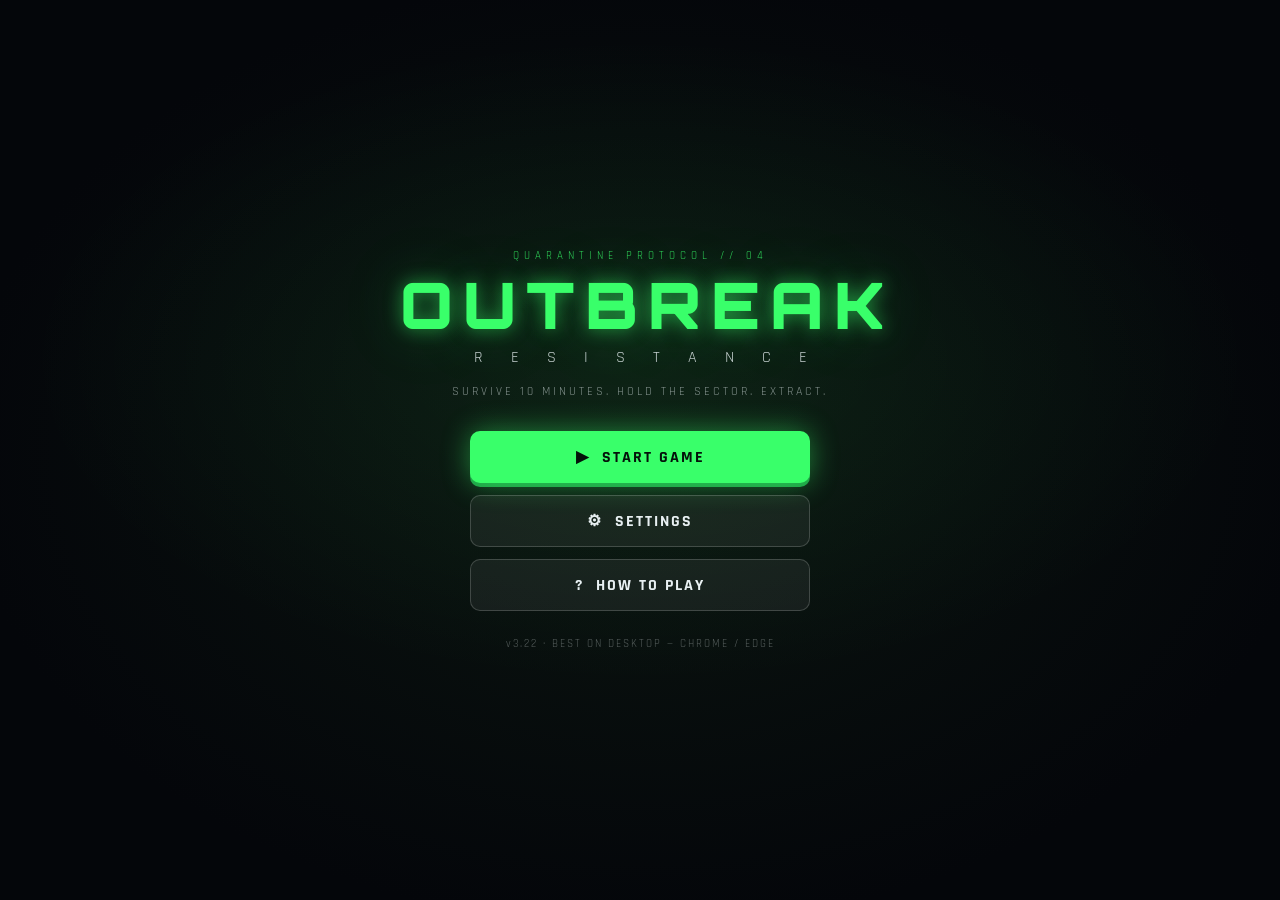
<file: index.html>
<!DOCTYPE html>
<html lang="en">
<head>
  <meta charset="UTF-8">
  <meta name="viewport" content="width=device-width, initial-scale=1.0, maximum-scale=1.0, user-scalable=no, viewport-fit=cover">
  <title>Outbreak: Resistance - 3D Zombie Survival</title>
  
  <!-- CrazyGames SDK v3 -->
  <script src="https://sdk.crazygames.com/crazygames-sdk-v3.js"></script>

  <!-- Three.js CDN -->
  <script src="src/three.r128.min.js"></script>
  <!-- Three.js GLTFLoader & FBXLoader -->
  <script src="src/GLTFLoader.js"></script>
  <script src="src/fflate.min.js"></script>
  <script src="src/FBXLoader.js?v=leon_v8"></script>

  <!-- Google Fonts for Tactical UI -->
  <link rel="preconnect" href="https://fonts.googleapis.com">
  <link rel="preconnect" href="https://fonts.gstatic.com" crossorigin>
  <link href="https://fonts.googleapis.com/css2?family=Orbitron:wght@500;700;900&family=Rajdhani:wght@500;600;700&display=swap" rel="stylesheet">

  <link rel="stylesheet" href="style.css?v=3.22">
</head>
<body>
  <!-- 3D WebGL Canvas Container -->
  <div id="game-container"></div>

  <!-- LOADING SCREEN: covers the game while assets load (models, textures,
       animations). Everything renders behind it; once loaded it shows
       TAP TO START — that tap is the user gesture that lets mobile go
       fullscreen + lock landscape (browsers block fullscreen without a tap). -->
  <!-- v3.22 HOME / MENU SCREEN — loads first (HTML/CSS only, no game
       assets). START GAME opens the loading screen; SETTINGS opens the
       pause modal (game stays paused on the menu); HOW TO PLAY shows the
       controls card. -->
  <div id="menu-screen">
    <div class="menu-scan"></div>
    <div class="menu-inner">
      <div class="menu-kicker">QUARANTINE PROTOCOL // 04</div>
      <div class="menu-title">OUTBREAK</div>
      <div class="menu-sub">R E S I S T A N C E</div>
      <div class="menu-tagline">SURVIVE 10 MINUTES. HOLD THE SECTOR. EXTRACT.</div>
      <div class="menu-buttons">
        <button id="menu-start" class="menu-btn primary">▶&nbsp; START GAME</button>
        <button id="menu-settings" class="menu-btn">⚙&nbsp; SETTINGS</button>
        <button id="menu-howto" class="menu-btn">?&nbsp; HOW TO PLAY</button>
      </div>
      <div class="menu-foot">v3.22 · BEST ON DESKTOP — CHROME / EDGE</div>
      <!-- HOW TO PLAY card (hidden until the button is tapped) -->
      <div id="menu-howto-panel" class="menu-howto hidden">
        <div class="menu-howto-title">HOW TO PLAY</div>
        <div class="menu-howto-grid">
          <div><span class="menu-key">W A S D</span> Move</div>
          <div><span class="menu-key">MOUSE</span> Aim / Look</div>
          <div><span class="menu-key">LMB</span> Shoot</div>
          <div><span class="menu-key">RMB</span> Scope (toggle)</div>
          <div><span class="menu-key">R</span> Reload</div>
          <div><span class="menu-key">E</span> Melee / Punch</div>
          <div><span class="menu-key">Q</span> Holster / Draw</div>
          <div><span class="menu-key">SHIFT</span> Sprint</div>
          <div><span class="menu-key">SPACE</span> Jump</div>
          <div><span class="menu-key">V</span> Camera mode</div>
          <div><span class="menu-key">ESC</span> Settings / Pause</div>
          <div><span class="menu-key">F / K</span> Kick</div>
        </div>
        <div class="menu-howto-tip">Shoot their legs to slow them down — crippled zombies crawl. Headshots deal double damage. Survive 10 minutes to extract.</div>
        <button id="menu-howto-close" class="menu-btn primary menu-howto-back">BACK</button>
      </div>
    </div>
  </div>

  <div id="loading-screen" class="hidden">
    <div class="load-scan"></div>
    <div class="load-inner">
      <div class="load-kicker">QUARANTINE PROTOCOL // 04</div>
      <div class="load-title">OUTBREAK</div>
      <div class="load-sub">R E S I S T A N C E</div>
      <div class="load-ring-wrap">
        <svg class="load-ring" viewBox="0 0 120 120">
          <circle class="load-ring-bg" cx="60" cy="60" r="52" />
          <circle class="load-ring-fg" id="load-ring-fg" cx="60" cy="60" r="52" />
        </svg>
        <div class="load-pct" id="load-pct">0%</div>
      </div>
      <div class="load-bar"><div class="load-fill" id="load-fill"></div><div class="load-shimmer"></div></div>
      <div class="load-tip" id="load-tip">SECTOR 04 — NIGHT PATROL</div>
      <button class="load-start hidden" id="load-start">▶ &nbsp;TAP TO START</button>
      <div class="load-hint" id="load-hint">HEADPHONES RECOMMENDED</div>
    </div>
  </div>

  <!-- Tactical Laser Reticle & Mouse Crosshair -->
  <div id="custom-crosshair">
    <div class="crosshair-center"></div>
    <div class="crosshair-ring"></div>
    <div class="crosshair-bracket top"></div>
    <div class="crosshair-bracket bottom"></div>
    <div class="crosshair-bracket left"></div>
    <div class="crosshair-bracket right"></div>
    <!-- Hit marker: flashes an X on the crosshair when a bullet lands -->
    <div id="hitmarker">
      <span class="hm-line tl"></span><span class="hm-line tr"></span>
      <span class="hm-line bl"></span><span class="hm-line br"></span>
    </div>
  </div>

  <!-- Damage vignette: red flash at the screen edges when the player is hit -->
  <div id="damage-vignette"></div>

  <!-- ADS / Scope Overlay (Cinematic GTA/PUBG Over-The-Shoulder Vignette) -->
  <div id="scope-overlay" class="hidden">
    <div class="scope-vignette"></div>
    <div class="scope-hud-info">
      <div class="scope-range-text">OPTIC ADS // RANGE: <span id="scope-dist">18.4</span>m</div>
    </div>
  </div>

  <!-- Tactical HUD Overlay -->
  <div id="hud-overlay">
    <!-- Top Bar: Status & Wave (icon + number, no text walls) -->
    <header class="top-hud">
      <div class="sector-badge">
        <span class="pulse-dot"></span>
        <span class="sector-title">SECTOR 04 // QUARANTINE ZONE</span>
        <span class="sector-short">SECTOR 04</span>
        <span id="build-version" style="opacity:.65;font-size:11px;letter-spacing:1px;margin-left:8px;">v3.24</span>
      </div>
      <div class="mission-timer-box">
        <span class="timer-label">EXTRACTION COUNTDOWN</span>
        <svg class="hud-ico" viewBox="0 0 24 24" aria-hidden="true"><circle cx="12" cy="12" r="9" fill="none" stroke="currentColor" stroke-width="2"/><path d="M12 7v5l3 2" fill="none" stroke="currentColor" stroke-width="2" stroke-linecap="round"/></svg>
        <span id="mission-timer">10:00.00</span>
      </div>
      <div class="mission-timer-box" id="wave-info">
        <span class="timer-label">WAVE / KILLS / LEVEL</span>
        <span class="stat-chip"><svg class="hud-ico" viewBox="0 0 24 24" aria-hidden="true"><path d="M3 8c2-2 4-2 6 0s4 2 6 0 4-2 6 0" fill="none" stroke="currentColor" stroke-width="2" stroke-linecap="round"/><path d="M3 14c2-2 4-2 6 0s4 2 6 0 4-2 6 0" fill="none" stroke="currentColor" stroke-width="2" stroke-linecap="round"/></svg><b id="stat-wave">1</b><i class="stat-tag">WAVE</i></span>
        <span class="stat-chip"><svg class="hud-ico" viewBox="0 0 24 24" aria-hidden="true"><path d="M12 3a7 7 0 0 0-7 7c0 2.5 1.3 4.3 3 5.3V19a1 1 0 0 0 1 1h6a1 1 0 0 0 1-1v-3.7c1.7-1 3-2.8 3-5.3a7 7 0 0 0-7-7z" fill="currentColor"/><circle cx="9" cy="11" r="1.6" fill="#0a0c10"/><circle cx="15" cy="11" r="1.6" fill="#0a0c10"/></svg><b id="stat-left">4</b><i class="stat-tag">LEFT</i></span>
        <span class="stat-chip"><svg class="hud-ico" viewBox="0 0 24 24" aria-hidden="true"><circle cx="12" cy="12" r="9" fill="none" stroke="currentColor" stroke-width="2"/><circle cx="12" cy="12" r="2.5" fill="currentColor"/><path d="M12 3v4M12 17v4M3 12h4M17 12h4" stroke="currentColor" stroke-width="2" stroke-linecap="round"/></svg><b id="stat-kills">0</b><i class="stat-tag">KILLS</i></span>
        <span class="stat-chip"><svg class="hud-ico" viewBox="0 0 24 24" aria-hidden="true"><path d="M12 3l2.7 5.6 6.1.9-4.4 4.3 1 6.1L12 17l-5.4 2.9 1-6.1L3.2 9.5l6.1-.9z" fill="currentColor"/></svg><b id="stat-level">1</b><i class="stat-tag">LEVEL</i></span>
      </div>
      <div class="camera-mode-box" id="camera-mode-box">
        <span class="cam-label">VIEW MODE [V]</span>
        <svg class="hud-ico" viewBox="0 0 24 24" aria-hidden="true"><rect x="3" y="7" width="18" height="13" rx="2" fill="none" stroke="currentColor" stroke-width="2"/><circle cx="12" cy="13" r="3.5" fill="none" stroke="currentColor" stroke-width="2"/><path d="M8 7l1.5-3h5L16 7" fill="none" stroke="currentColor" stroke-width="2"/></svg>
        <span id="camera-mode-text">3RD PERSON (GTA)</span>
      </div>
      <div class="fps-counter" id="fps-display">60 FPS</div>
    </header>

    <!-- Bottom Left: Player Status (Health, Stamina, Status) -->
    <div class="player-vitals-panel">
      <div class="vitals-header">
        <span class="player-name">OPERATOR // LEON KENNEDY</span>
        <span id="movement-state-badge" class="state-badge">WALKING</span>
      </div>

      <!-- Health Bar -->
      <div class="vital-bar-group">
        <div class="bar-label-row">
          <span>BIO-INTEGRITY (HP)</span>
          <svg class="hud-ico" viewBox="0 0 24 24" aria-hidden="true"><path d="M12 21C7 16.5 3 13.3 3 9.3 3 6.4 5.2 4.5 7.7 4.5c1.7 0 3.3.9 4.3 2.4 1-1.5 2.6-2.4 4.3-2.4 2.5 0 4.7 1.9 4.7 4.8 0 4-4 7.2-9 11.7z" fill="currentColor"/></svg>
          <span id="hp-text">100 / 100</span>
        </div>
        <div class="bar-track hp-track">
          <div id="hp-fill" class="bar-fill hp-fill" style="width: 100%;"></div>
        </div>
      </div>

      <!-- Stamina Bar -->
      <div class="vital-bar-group">
        <div class="bar-label-row">
          <span>STAMINA (SPRINT/ROLL)</span>
          <span id="stamina-text">100%</span>
        </div>
        <div class="bar-track stamina-track">
          <div id="stamina-fill" class="bar-fill stamina-fill" style="width: 100%;"></div>
        </div>
      </div>
    </div>

    <!-- Bottom Right: Weapon & Ammo HUD -->
    <div class="weapon-hud-panel">
      <div class="weapon-info">
        <div class="weapon-name" id="weapon-name">M4A1 TACTICAL CARBINE</div>
        <div class="fire-mode">SEMI / AUTO [5.56 NATO]</div>
      </div>
      <div class="ammo-counter">
        <svg class="hud-ico" viewBox="0 0 24 24" aria-hidden="true"><path d="M12 2c2 3 3 6 3 9v11h-6V11c0-3 1-6 3-9z" fill="currentColor"/></svg>
        <span id="ammo-clip">30</span>
        <span class="ammo-separator">/</span>
        <span id="ammo-reserve">180</span>
      </div>
      <div class="stance-indicator">
        <span id="ads-indicator" class="stance-pill">HIP-FIRE</span>
        <span id="laser-indicator" class="stance-pill active">LASER ACTIVE</span>
      </div>
    </div>

    <!-- Center Screen Notifications -->
    <div id="game-notifications" class="notification-container"></div>

    <!-- Controls Quick-Helper Panel (Bottom Center) — desktop only, hidden on touch -->
    <div class="controls-legend" id="controls-legend">
      <div class="control-key"><kbd>WASD</kbd> Move</div>
      <div class="control-key"><kbd>SHIFT</kbd> Sprint</div>
      <div class="control-key"><kbd>SPACE</kbd> Jump / Wall Run</div>
      <div class="control-key"><kbd>ALT</kbd> Max Payne Shootdodge Dive</div>
      <div class="control-key"><kbd>CTRL</kbd> Crouch</div>
      <div class="control-key"><kbd>C</kbd> 360° Roll</div>
      <div class="control-key"><kbd>Q</kbd> Holster / Draw Gun</div>
      <div class="control-key"><kbd>L-CLICK</kbd> Fire / Punch</div>
      <div class="control-key"><kbd>E</kbd> Melee Punch</div>
      <div class="control-key"><kbd>K</kbd> Kick / W+K: Flying Kick</div>
      <div class="control-key"><kbd>R-CLICK</kbd> ADS Optic</div>
      <div class="control-key"><kbd>V</kbd> View Mode</div>
      <div class="control-key"><kbd>R</kbd> Reload</div>
      <div class="control-key"><kbd>ESC</kbd> Settings</div>
    </div>
  </div>

  <!-- Mobile touch controls (PUBG-style). Shown only on touch devices. -->
  <div id="touch-ui" aria-hidden="true">
    <!-- Left thumb: movement joystick -->
    <div id="joystick-zone">
      <div id="joystick-base"><div id="joystick-knob"></div></div>
    </div>
    <!-- Right thumb: camera drag happens on the game area; action buttons here -->
    <div id="touch-buttons">
      <button class="tbtn tbtn-fire" data-action="fire" aria-label="Fire"><svg viewBox="0 0 24 24"><circle cx="12" cy="12" r="8" fill="none" stroke="currentColor" stroke-width="1.8"/><circle cx="12" cy="12" r="2.2" fill="currentColor"/><path d="M12 2v4M12 18v4M2 12h4M18 12h4" stroke="currentColor" stroke-width="1.8" stroke-linecap="round"/></svg><span class="tbtn-tag">FIRE</span></button>
      <button class="tbtn tbtn-aim" data-action="aim" aria-label="Aim"><svg viewBox="0 0 24 24"><circle cx="12" cy="12" r="8" fill="none" stroke="currentColor" stroke-width="1.8"/><path d="M12 7v3l2.5 2" fill="none" stroke="currentColor" stroke-width="1.8" stroke-linecap="round"/><circle cx="12" cy="12" r="1.4" fill="currentColor"/></svg><span class="tbtn-tag">AIM</span></button>
      <button class="tbtn tbtn-jump" data-action="jump" aria-label="Jump"><svg viewBox="0 0 24 24"><path d="M6 14l6-6 6 6" fill="none" stroke="currentColor" stroke-width="2.4" stroke-linecap="round" stroke-linejoin="round"/><path d="M6 19l6-6 6 6" fill="none" stroke="currentColor" stroke-width="2.4" stroke-linecap="round" stroke-linejoin="round" opacity=".45"/></svg><span class="tbtn-tag">JUMP</span></button>
      <button class="tbtn tbtn-crouch" data-action="crouch" aria-label="Crouch"><svg viewBox="0 0 24 24"><path d="M6 10l6 6 6-6" fill="none" stroke="currentColor" stroke-width="2.4" stroke-linecap="round" stroke-linejoin="round"/><path d="M6 5l6 6 6-6" fill="none" stroke="currentColor" stroke-width="2.4" stroke-linecap="round" stroke-linejoin="round" opacity=".45"/></svg><span class="tbtn-tag">CROUCH</span></button>
      <button class="tbtn tbtn-reload" data-action="reload" aria-label="Reload"><svg viewBox="0 0 24 24"><path d="M20 12a8 8 0 1 1-2.3-5.6" fill="none" stroke="currentColor" stroke-width="2" stroke-linecap="round"/><path d="M20 3v5h-5" fill="none" stroke="currentColor" stroke-width="2" stroke-linecap="round" stroke-linejoin="round"/></svg><span class="tbtn-tag">RELOAD</span></button>
      <button class="tbtn tbtn-punch" data-action="punch" aria-label="Punch"><svg viewBox="0 0 24 24"><path d="M12 2l1.8 5.2L19 9l-5.2 1.8L12 16l-1.8-5.2L5 9l5.2-1.8z" fill="currentColor"/><path d="M18.5 15l.9 2.6 2.6.9-2.6.9-.9 2.6-.9-2.6-2.6-.9 2.6-.9z" fill="currentColor" opacity=".7"/></svg><span class="tbtn-tag">PUNCH</span></button>
      <button class="tbtn tbtn-sprint" data-action="sprint" aria-label="Sprint"><svg viewBox="0 0 24 24"><path d="M4 6l6 6-6 6" fill="none" stroke="currentColor" stroke-width="2.4" stroke-linecap="round" stroke-linejoin="round"/><path d="M11 6l6 6-6 6" fill="none" stroke="currentColor" stroke-width="2.4" stroke-linecap="round" stroke-linejoin="round"/></svg><span class="tbtn-tag">SPRINT</span></button>
      <button class="tbtn tbtn-dodge" data-action="dodge" aria-label="Shootdodge dive"><svg viewBox="0 0 24 24"><path d="M4 16c4-1 8-5 10-9" fill="none" stroke="currentColor" stroke-width="2" stroke-linecap="round"/><path d="M14 3l4 4-4 4" fill="none" stroke="currentColor" stroke-width="2" stroke-linecap="round" stroke-linejoin="round"/></svg><span class="tbtn-tag">DODGE</span></button>
      <button class="tbtn tbtn-roll" data-action="roll" aria-label="Roll"><svg viewBox="0 0 24 24"><path d="M20 12a8 8 0 1 1-2.3-5.6" fill="none" stroke="currentColor" stroke-width="2" stroke-linecap="round"/><path d="M20 3v5h-5" fill="none" stroke="currentColor" stroke-width="2" stroke-linecap="round" stroke-linejoin="round" transform="rotate(180 12 12)"/></svg><span class="tbtn-tag">ROLL</span></button>
      <button class="tbtn tbtn-kick" data-action="kick" aria-label="Kick"><svg viewBox="0 0 24 24"><path d="M5 19L19 5" stroke="currentColor" stroke-width="2.4" stroke-linecap="round"/><path d="M14 5h5v5" fill="none" stroke="currentColor" stroke-width="2.4" stroke-linecap="round" stroke-linejoin="round"/></svg><span class="tbtn-tag">KICK</span></button>
      <button class="tbtn tbtn-view" data-action="view" aria-label="View mode"><svg viewBox="0 0 24 24"><rect x="3" y="7" width="18" height="13" rx="2" fill="none" stroke="currentColor" stroke-width="2"/><circle cx="12" cy="13" r="3.5" fill="none" stroke="currentColor" stroke-width="2"/><path d="M8 7l1.5-3h5L16 7" fill="none" stroke="currentColor" stroke-width="2"/></svg><span class="tbtn-tag">VIEW</span></button>
      <button class="tbtn tbtn-holster" data-action="holster" aria-label="Holster gun"><svg viewBox="0 0 24 24"><path d="M4 8h9l3 3v8a1 1 0 0 1-1 1h-2a1 1 0 0 1-1-1v-3H4z" fill="none" stroke="currentColor" stroke-width="2" stroke-linejoin="round"/><path d="M13 8V5h4v3" fill="none" stroke="currentColor" stroke-width="2" stroke-linejoin="round"/></svg><span class="tbtn-tag">HOLSTER</span></button>
      <button class="tbtn tbtn-fullscreen" data-action="fullscreen" aria-label="Fullscreen"><svg viewBox="0 0 24 24"><path d="M4 9V4h5M20 9V4h-5M4 15v5h5M20 15v5h-5" fill="none" stroke="currentColor" stroke-width="2.2" stroke-linecap="round" stroke-linejoin="round"/></svg><span class="tbtn-tag">FULL</span></button>
    </div>
  </div>

  <!-- Game Over / Extraction Overlay -->
  <div id="gameover-overlay" class="modal-backdrop hidden">
    <div class="modal-card">
      <div class="modal-header">
        <h2 id="gameover-title">YOU DIED</h2>
      </div>
      <div class="modal-body">
        <p id="gameover-stats" style="font-size: 18px; letter-spacing: 1px;">—</p>
        <p style="opacity: 0.7;">The quarantine zone claims another operator.</p>
      </div>
      <div class="modal-footer">
        <button class="tactical-btn primary" onclick="window.game && window.game.restartMatch()">PLAY AGAIN</button>
      </div>
    </div>
  </div>

  <!-- Settings / Pause Modal -->
  <div id="settings-modal" class="modal-backdrop hidden">
    <div class="modal-card">
      <div class="modal-header">
        <h2>TACTICAL CONFIGURATION</h2>
        <button id="close-settings-btn" class="close-btn">&times;</button>
      </div>
      <div class="modal-body">
        <div class="setting-row">
          <label for="sensitivity-slider">Aim Sensitivity</label>
          <div class="slider-wrapper">
            <input type="range" id="sensitivity-slider" min="0.2" max="3.0" step="0.1" value="1.0">
            <span id="sensitivity-val">1.0x</span>
          </div>
        </div>

        <div class="setting-row">
          <label for="camera-height-slider">Camera Altitude</label>
          <div class="slider-wrapper">
            <input type="range" id="camera-height-slider" min="12" max="28" step="1" value="18">
            <span id="cam-height-val">18m</span>
          </div>
        </div>

        <div class="setting-row">
          <label for="laser-color-select">Laser Sight Color</label>
          <select id="laser-color-select" class="tactical-select">
            <option value="#00ff66" selected>Tactical Green (#00FF66)</option>
            <option value="#ff1133">Combat Red (#FF1133)</option>
            <option value="#00ccff">Cyber Cyan (#00CCFF)</option>
          </select>
        </div>

        <div class="setting-row">
          <label for="quality-select">Graphics Quality</label>
          <select id="quality-select" class="tactical-select">
            <option value="auto" selected>Auto (detect device)</option>
            <option value="low">Low — fastest, no shadows</option>
            <option value="medium">Medium — balanced</option>
            <option value="high">High — sharpest, bigger shadows</option>
          </select>
        </div>
        <div class="setting-row">
          <span id="quality-note" style="font-size:11px;opacity:.7;line-height:1.4"></span>
        </div>

        <div class="setting-row">
          <label for="sfx-toggle">Tactical Audio (Synthesized)</label>
          <input type="checkbox" id="sfx-toggle" checked class="tactical-toggle">
        </div>

        <div class="setting-row">
          <label for="menu-music-toggle">Menu Music</label>
          <input type="checkbox" id="menu-music-toggle" checked class="tactical-toggle">
        </div>
      </div>
      <div class="modal-footer">
        <button id="resume-game-btn" class="tactical-btn primary">RESUME OPERATION</button>
      </div>
    </div>
  </div>

  <!-- Core Game Scripts (Cache-Busted to ensure newest Mixamo Mocap Operator loads) -->
  <script src="src/audio.js?v=3.22"></script>
  <script src="src/SkeletonUtils.js?v=1"></script>
  <script src="src/zombies.js?v=3.24"></script>
  <script src="src/environment.js?v=3.23"></script>
  <script src="src/player.js?v=3.22"></script>
  <script src="src/game.js?v=3.23"></script>
</body>
</html>
</file>
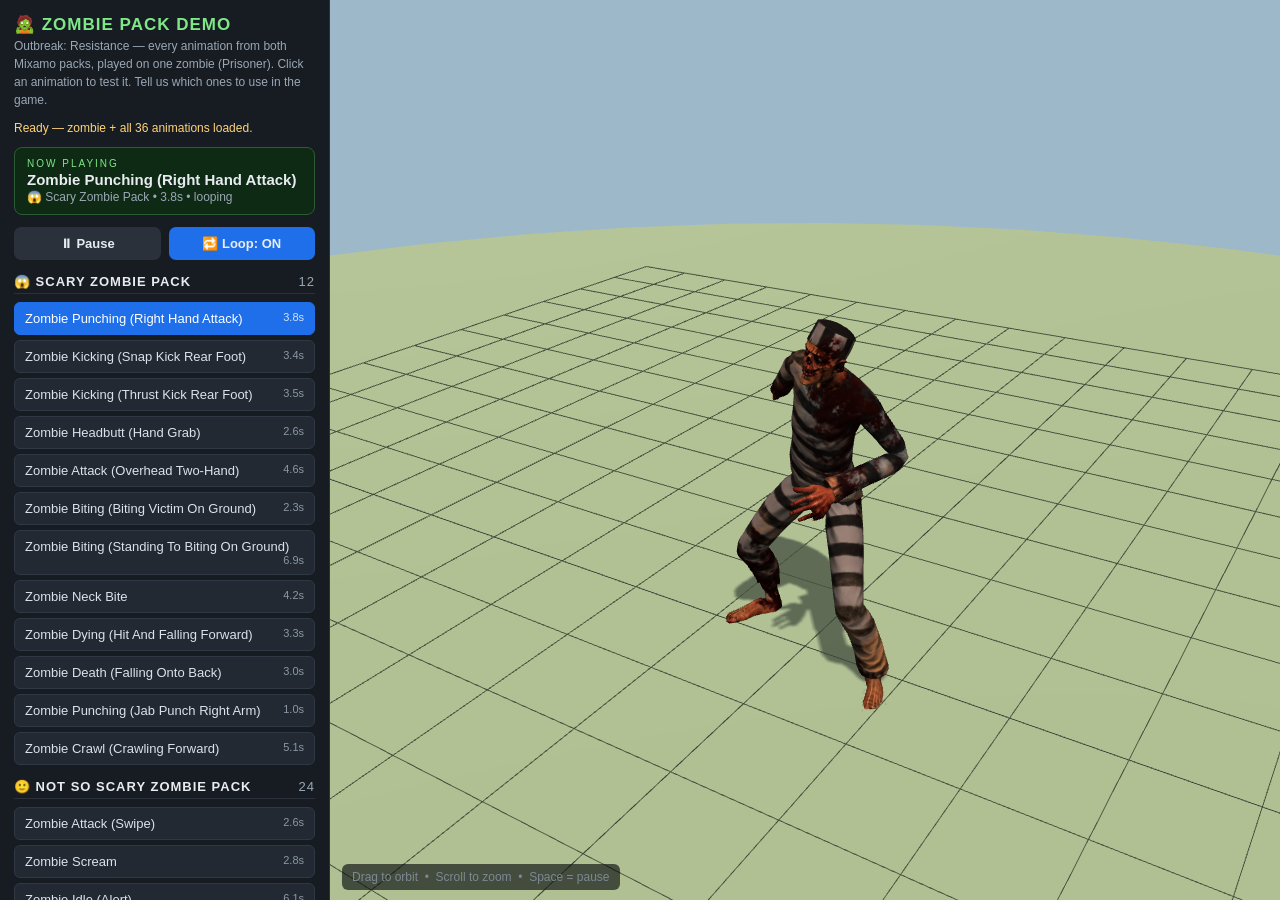
<file: pack-demo/pack-demo.html>
<!DOCTYPE html>
<html lang="en">
<head>
<meta charset="utf-8">
<meta name="viewport" content="width=device-width, initial-scale=1">
<title>Outbreak: Resistance — Zombie Pack Animation Demo</title>
<style>
  * { box-sizing: border-box; margin: 0; padding: 0; }
  html, body { width: 100%; height: 100%; overflow: hidden; background: #101418;
    font-family: "Segoe UI", Arial, sans-serif; color: #e8ecf1; }
  #app { display: flex; width: 100%; height: 100%; }
  #panel { width: 330px; min-width: 330px; height: 100%; overflow-y: auto;
    background: #171c22; border-right: 1px solid #2a313a; padding: 14px 14px 30px; }
  #panel h1 { font-size: 17px; letter-spacing: 1px; color: #7ee787; margin-bottom: 2px; }
  #panel .sub { font-size: 12px; color: #9aa7b4; margin-bottom: 12px; line-height: 1.5; }
  #status { font-size: 12px; color: #ffd479; margin-bottom: 10px; min-height: 16px; }
  #now { background: #0e2a14; border: 1px solid #2c5c33; border-radius: 8px;
    padding: 10px 12px; margin-bottom: 12px; }
  #now .lbl { font-size: 10px; letter-spacing: 2px; color: #7ee787; }
  #now .name { font-size: 15px; font-weight: 700; margin-top: 2px; }
  #now .meta { font-size: 12px; color: #9aa7b4; margin-top: 2px; }
  .controls { display: flex; gap: 8px; margin-bottom: 14px; }
  .controls button { flex: 1; padding: 9px 0; font-size: 13px; font-weight: 700;
    border: none; border-radius: 7px; cursor: pointer; background: #2a313a; color: #e8ecf1; }
  .controls button.on { background: #1f6feb; }
  .controls button:hover { filter: brightness(1.2); }
  .pack h2 { font-size: 13px; letter-spacing: 1px; margin: 14px 0 8px; padding-bottom: 4px;
    border-bottom: 1px solid #2a313a; }
  .pack h2 .count { float: right; color: #9aa7b4; font-weight: 400; }
  .anim-btn { display: block; width: 100%; text-align: left; padding: 8px 10px;
    margin-bottom: 5px; font-size: 13px; background: #222932; color: #dbe2ea;
    border: 1px solid #2f3844; border-radius: 6px; cursor: pointer; }
  .anim-btn:hover { background: #2c3642; border-color: #4a5a6c; }
  .anim-btn.active { background: #1f6feb; border-color: #1f6feb; color: #fff; }
  .anim-btn .dur { float: right; color: #8b98a5; font-size: 11px; }
  .anim-btn.active .dur { color: #cfe4ff; }
  #stage { flex: 1; position: relative; }
  #stage canvas { display: block; width: 100%; height: 100%; }
  #hint { position: absolute; left: 12px; bottom: 10px; font-size: 12px; color: #7d8894;
    background: rgba(10,14,18,0.65); padding: 6px 10px; border-radius: 6px; }
  #err { position: absolute; left: 12px; top: 10px; font-size: 13px; color: #ff9a9a;
    background: rgba(40,10,10,0.8); padding: 8px 12px; border-radius: 6px; display: none;
    max-width: 60%; }
</style>
</head>
<body>
<div id="app">
  <div id="panel">
    <h1>🧟 ZOMBIE PACK DEMO</h1>
    <div class="sub">Outbreak: Resistance — every animation from both Mixamo packs,
      played on one zombie (Prisoner). Click an animation to test it.
      Tell us which ones to use in the game.</div>
    <div id="status">Loading zombie + clips…</div>
    <div id="now">
      <div class="lbl">NOW PLAYING</div>
      <div class="name" id="now-name">—</div>
      <div class="meta" id="now-meta">—</div>
    </div>
    <div class="controls">
      <button id="btn-pause">⏸ Pause</button>
      <button id="btn-loop" class="on">🔁 Loop: ON</button>
    </div>
    <div class="pack"><h2>😱 SCARY ZOMBIE PACK <span class="count">12</span></h2><div id="list-scary"></div></div>
    <div class="pack"><h2>🙂 NOT SO SCARY ZOMBIE PACK <span class="count">24</span></h2><div id="list-nss"></div></div>
  </div>
  <div id="stage">
    <div id="err"></div>
    <div id="hint">Drag to orbit &nbsp;•&nbsp; Scroll to zoom &nbsp;•&nbsp; Space = pause</div>
  </div>
</div>

<script src="libs/three.r128.min.js"></script>
<script src="libs/fflate.min.js"></script>
<script src="libs/FBXLoader.js"></script>
<script src="libs/SkeletonUtils.js"></script>
<script>
// ---- clip catalogue: [file, display name, pack] ----
const CLIPS = [
  // Scary Zombie Pack (12)
  ['s01-punch-right-hand.fbx', 'Zombie Punching (Right Hand Attack)', 'Scary'],
  ['s02-kick-snap-rear.fbx', 'Zombie Kicking (Snap Kick Rear Foot)', 'Scary'],
  ['s03-kick-thrust-rear.fbx', 'Zombie Kicking (Thrust Kick Rear Foot)', 'Scary'],
  ['s04-headbutt-hand-grab.fbx', 'Zombie Headbutt (Hand Grab)', 'Scary'],
  ['s05-attack-overhead-two-hand.fbx', 'Zombie Attack (Overhead Two-Hand)', 'Scary'],
  ['s06-biting-victim-ground.fbx', 'Zombie Biting (Biting Victim On Ground)', 'Scary'],
  ['s07-biting-standing-to-ground.fbx', 'Zombie Biting (Standing To Biting On Ground)', 'Scary'],
  ['s08-neck-bite.fbx', 'Zombie Neck Bite', 'Scary'],
  ['s09-dying-hit-falling-forward.fbx', 'Zombie Dying (Hit And Falling Forward)', 'Scary'],
  ['s10-death-falling-onto-back.fbx', 'Zombie Death (Falling Onto Back)', 'Scary'],
  ['s11-punch-jab-right-arm.fbx', 'Zombie Punching (Jab Punch Right Arm)', 'Scary'],
  ['s12-crawl-forward.fbx', 'Zombie Crawl (Crawling Forward)', 'Scary'],
  // Not So Scary Zombie Pack (24)
  ['n01-attack-swipe.fbx', 'Zombie Attack (Swipe)', 'Not So Scary'],
  ['n02-scream.fbx', 'Zombie Scream', 'Not So Scary'],
  ['n03-idle-alert.fbx', 'Zombie Idle (Alert)', 'Not So Scary'],
  ['n04-agonizing.fbx', 'Zombie Agonizing', 'Not So Scary'],
  ['n05-idle-looking-around.fbx', 'Zombie Idle (Looking Around)', 'Not So Scary'],
  ['n06-stand-up-stomach.fbx', 'Zombie Stand Up (Laying On Stomach)', 'Not So Scary'],
  ['n07-running.fbx', 'Zombie Running', 'Not So Scary'],
  ['n08-stand-up-side.fbx', 'Zombie Stand Up (Laying On Side)', 'Not So Scary'],
  ['n09-run.fbx', 'Zombie Run', 'Not So Scary'],
  ['n10-walk.fbx', 'Zombie Walk', 'Not So Scary'],
  ['n11-idle-twitching.fbx', 'Zombie Idle (Twitching)', 'Not So Scary'],
  ['n12-idle-standing.fbx', 'Zombie Idle (Standing)', 'Not So Scary'],
  ['n13-transition-ready-to-alert.fbx', 'Zombie Transition (Ready To Alert)', 'Not So Scary'],
  ['n14-scratch-idle.fbx', 'Zombie Scratch Idle', 'Not So Scary'],
  ['n15-idle-upright-twitching.fbx', 'Zombie Idle (Upright Twitching)', 'Not So Scary'],
  ['n16-turn.fbx', 'Zombie Turn', 'Not So Scary'],
  ['n17-transition-alert-to-ready.fbx', 'Zombie Transition (Alert To Ready)', 'Not So Scary'],
  ['n18-reaction-hit-flinch.fbx', 'Zombie Reaction Hit (Flinches)', 'Not So Scary'],
  ['n19-reaction-hit-stumble-back.fbx', 'Zombie Reaction Hit (Stumble Back)', 'Not So Scary'],
  ['n20-stumbling.fbx', 'Zombie Stumbling', 'Not So Scary'],
  ['n21-stand-up-back.fbx', 'Zombie Stand Up (Laying On Back)', 'Not So Scary'],
  ['n22-walking-zombie.fbx', 'Walking (Zombie Walking)', 'Not So Scary'],
  ['n23-walking-creeping.fbx', 'Walking (Creeping Zombie Walk)', 'Not So Scary'],
  ['n24-crawl.fbx', 'Zombie Crawl', 'Not So Scary'],
];

const statusEl = document.getElementById('status');
const errEl = document.getElementById('err');
function showErr(msg) { errEl.style.display = 'block'; errEl.textContent = msg; }

// ---- renderer / scene (bright daylight so the zombie is clearly visible) ----
const stage = document.getElementById('stage');
const renderer = new THREE.WebGLRenderer({ antialias: true });
renderer.setPixelRatio(Math.min(window.devicePixelRatio, 2));
renderer.setSize(stage.clientWidth, stage.clientHeight);
renderer.shadowMap.enabled = true;
renderer.shadowMap.type = THREE.PCFSoftShadowMap;
stage.appendChild(renderer.domElement);

const scene = new THREE.Scene();
scene.background = new THREE.Color(0x9db8c9);
const camera = new THREE.PerspectiveCamera(45, stage.clientWidth / stage.clientHeight, 0.1, 100);

scene.add(new THREE.HemisphereLight(0xffffff, 0x8a7f70, 0.9));
const sun = new THREE.DirectionalLight(0xfff2dd, 1.1);
sun.position.set(4, 8, 5);
sun.castShadow = true;
sun.shadow.mapSize.set(1024, 1024);
sun.shadow.camera.left = -4; sun.shadow.camera.right = 4;
sun.shadow.camera.top = 4; sun.shadow.camera.bottom = -4;
scene.add(sun);
const fill = new THREE.DirectionalLight(0xcfe4ff, 0.35);
fill.position.set(-5, 3, -4);
scene.add(fill);

const ground = new THREE.Mesh(
  new THREE.CircleGeometry(9, 48),
  new THREE.MeshStandardMaterial({ color: 0x5c6650, roughness: 1 })
);
ground.rotation.x = -Math.PI / 2;
ground.receiveShadow = true;
scene.add(ground);
const grid = new THREE.GridHelper(10, 20, 0x3a4a3a, 0x46543f);
grid.position.y = 0.01;
scene.add(grid);

// ---- simple drag-orbit camera ----
let camTheta = 0.55, camPhi = 1.15, camR = 4.6, camTarget = new THREE.Vector3(0, 1.0, 0);
function updateCamera() {
  camera.position.set(
    camTarget.x + camR * Math.sin(camPhi) * Math.sin(camTheta),
    camTarget.y + camR * Math.cos(camPhi),
    camTarget.z + camR * Math.sin(camPhi) * Math.cos(camTheta));
  camera.lookAt(camTarget);
}
updateCamera();
let dragging = false, lx = 0, ly = 0;
renderer.domElement.addEventListener('pointerdown', (e) => { dragging = true; lx = e.clientX; ly = e.clientY; });
window.addEventListener('pointerup', () => { dragging = false; });
window.addEventListener('pointermove', (e) => {
  if (!dragging) return;
  camTheta -= (e.clientX - lx) * 0.006;
  camPhi = Math.max(0.25, Math.min(1.5, camPhi - (e.clientY - ly) * 0.005));
  lx = e.clientX; ly = e.clientY;
  updateCamera();
});
renderer.domElement.addEventListener('wheel', (e) => {
  camR = Math.max(2.2, Math.min(10, camR + e.deltaY * 0.005));
  updateCamera();
}, { passive: true });

// ---- state ----
const clips = {};          // file -> THREE.AnimationClip
let zombie = null, mixer = null, activeAction = null, currentFile = null;
let loopOn = true, paused = false;

// ---- build the buttons ----
function buildList() {
  for (const [file, name, pack] of CLIPS) {
    const b = document.createElement('button');
    b.className = 'anim-btn';
    b.dataset.file = file;
    b.innerHTML = name + '<span class="dur" data-dur>…</span>';
    b.addEventListener('click', () => playClip(file));
    document.getElementById(pack === 'Scary' ? 'list-scary' : 'list-nss').appendChild(b);
  }
}
buildList();

// ---- play a clip (same track handling as the game: keep Hips Y, freeze X/Z,
// drop every other bone's .position track so the zombie stays in place) ----
function playClip(file) {
  if (!mixer || !clips[file]) return;
  const clip = clips[file];
  const next = mixer.clipAction(clip);
  next.setLoop(loopOn ? THREE.LoopRepeat : THREE.LoopOnce, Infinity);
  next.clampWhenFinished = !loopOn;
  next.reset();
  if (activeAction && activeAction !== next) activeAction.fadeOut(0.25);
  next.fadeIn(0.25);
  next.play();
  activeAction = next;
  currentFile = file;
  const meta = CLIPS.find((c) => c[0] === file);
  document.getElementById('now-name').textContent = meta[1];
  document.getElementById('now-meta').textContent =
    (meta[2] === 'Scary' ? '😱 Scary Zombie Pack' : '🙂 Not So Scary Zombie Pack') +
    '  •  ' + clip.duration.toFixed(1) + 's  •  ' + (loopOn ? 'looping' : 'plays once');
  document.querySelectorAll('.anim-btn').forEach((b) =>
    b.classList.toggle('active', b.dataset.file === file));
  setPaused(false);
}

document.getElementById('btn-loop').addEventListener('click', function () {
  loopOn = !loopOn;
  this.textContent = loopOn ? '🔁 Loop: ON' : '🔁 Loop: OFF';
  this.classList.toggle('on', loopOn);
  if (currentFile) playClip(currentFile);
});
function setPaused(p) {
  paused = p;
  if (activeAction) activeAction.paused = p;
  document.getElementById('btn-pause').textContent = p ? '▶ Play' : '⏸ Pause';
}
document.getElementById('btn-pause').addEventListener('click', () => setPaused(!paused));
window.addEventListener('keydown', (e) => {
  if (e.code === 'Space') { e.preventDefault(); setPaused(!paused); }
});

// ---- load zombie + clips (same pattern as zombies.js loadTemplates) ----
const loader = new THREE.FBXLoader();
let loaded = 0, failed = 0;
const total = CLIPS.length + 1;
function tick() {
  loaded++;
  statusEl.textContent = 'Loading… ' + loaded + ' / ' + total +
    (failed ? '  (' + failed + ' failed)' : '');
  if (loaded >= total) {
    statusEl.textContent = failed
      ? 'Ready — ' + (total - failed) + ' loaded, ' + failed + ' failed to load.'
      : 'Ready — zombie + all 36 animations loaded.';
    if (clips['s01-punch-right-hand.fbx']) playClip('s01-punch-right-hand.fbx');
  }
}

loader.load('zombie/prisoner.fbx', (fbx) => {
  // unit normalize: Mixamo FBX is in cm (~200 tall) — scale to meters.
  // NOTE: the scale lives on a WRAPPER group, not on the fbx root itself.
  // The fbx root's scale gets overwritten by the animation mixer (see the
  // bone-filter note below), so the wrapper is the only safe place for it.
  const bb = new THREE.Box3().setFromObject(fbx);
  const h = bb.max.y - bb.min.y;
  const wrapper = new THREE.Group();
  if (h > 10) {
    wrapper.scale.setScalar(0.01);
    const bb2 = new THREE.Box3().setFromObject(fbx);
    wrapper.position.y -= bb2.min.y * 0.01;
  }
  // matte materials (same as game)
  fbx.traverse((o) => {
    if (o.isMesh) {
      o.castShadow = true;
      const mats = Array.isArray(o.material) ? o.material : [o.material];
      for (const m of mats) {
        if (m.isMeshPhongMaterial) {
          if (m.specular) m.specular.setHex(0x000000);
          m.shininess = 0;
          if (m.emissive) m.emissive.setHex(0x000000);
        }
      }
    }
  });
  // the set of bones this zombie actually has (the Prisoner has a one-bone
  // right-hand stump, so ~20 right-finger bones are MISSING — see below)
  boneNames = new Set();
  fbx.traverse((o) => { if (o.isBone) boneNames.add(o.name); });
  zombie = fbx;
  wrapper.add(zombie);
  scene.add(wrapper);
  mixer = new THREE.AnimationMixer(zombie);
  // clips loaded before the zombie arrived get filtered + stored FIRST,
  // so the auto-play in tick() below can find s01 already stored.
  for (const [file, raw] of Object.entries(pendingClips)) { storeClip(file, raw); delete pendingClips[file]; }
  tick();
}, undefined, (err) => { failed++; showErr('Failed to load zombie: ' + err); tick(); });

// A clip track whose bone does not exist on this zombie (e.g. the Prisoner's
// missing right-hand fingers) does NOT stay unbound in three.js r128 —
// PropertyBinding falls back to the mixer's ROOT, so a finger's scale /
// rotation track overwrites the whole zombie's transform (that is how the
// zombie became a 190 m giant with the camera inside it). So: drop every
// track whose bone is not in this zombie's skeleton, and drop the Armature
// root tracks (they would reset the root transform the same way).
const pendingClips = {};
let boneNames = null;
function storeClip(file, rawClip) {
  if (!boneNames) { pendingClips[file] = rawClip; return; }
  const clip = rawClip.clone();
  clip.name = file;
  clip.tracks = clip.tracks.filter((t) => {
    const node = t.name.split('.')[0];
    if (node === 'Armature') return false;
    if (!boneNames.has(node)) return false;
    if (!t.name.endsWith('.position')) return true;
    const pnode = t.name.slice(0, -'.position'.length);
    if (pnode === 'mixamorigHips' || pnode === 'mixamorig:Hips') {
      const v = t.values, x0 = v[0], z0 = v[2];
      for (let i = 0; i < v.length; i += 3) { v[i] = x0; v[i + 2] = z0; }
      return true;
    }
    return false;
  });
  clips[file] = clip;
  const dur = document.querySelector('.anim-btn[data-file="' + file + '"] .dur');
  if (dur) dur.textContent = clip.duration.toFixed(1) + 's';
}

for (const [file] of CLIPS) {
  loader.load('anim/' + file, (fbx) => {
    if (fbx.animations && fbx.animations.length > 0) {
      storeClip(file, fbx.animations[0]);
    } else {
      failed++;
      console.warn('No animation in', file);
    }
    tick();
  }, undefined, (err) => { failed++; console.error('Failed clip', file, err); tick(); });
}

// ---- render loop ----
const clock = new THREE.Clock();
function animate() {
  requestAnimationFrame(animate);
  const dt = Math.min(clock.getDelta(), 0.1);
  if (mixer) mixer.update(dt);
  renderer.render(scene, camera);
}
animate();

window.addEventListener('resize', () => {
  camera.aspect = stage.clientWidth / stage.clientHeight;
  camera.updateProjectionMatrix();
  renderer.setSize(stage.clientWidth, stage.clientHeight);
});

// test hooks for Playwright verification
window.__demo = {
  get loadedCount() { return loaded; },
  get totalCount() { return total; },
  get clipCount() { return Object.keys(clips).length; },
  get zombieLoaded() { return !!zombie; },
  get currentFile() { return currentFile; },
  get currentAction() { return activeAction ? activeAction.getClip().name : null; },
  get mixerTime() { return mixer ? mixer.time : 0; },
  play: playClip,
  get sceneChildren() { return scene.children.map((c) => c.type + ':' + (c.name || '')); },
  zombieInfo() {
    if (!zombie) return null;
    const bb = new THREE.Box3().setFromObject(zombie);
    let meshes = 0, verts = 0;
    zombie.traverse((o) => { if (o.isMesh || o.isSkinnedMesh) { meshes++; verts += o.geometry.attributes.position.count; } });
    return {
      pos: zombie.position.toArray(), scale: zombie.scale.toArray(),
      bboxMin: bb.min.toArray(), bboxMax: bb.max.toArray(),
      meshes, verts, visible: zombie.visible,
    };
  },
};
</script>
</body>
</html>
</file>
<file: style.css>
/* ==========================================================================
   OUTBREAK: RESISTANCE - Tactical Cyber/Biohazard Theme (Vanilla CSS)
   ========================================================================== */

:root {
  --bg-dark: #0a0c10;
  --surface-panel: rgba(14, 18, 25, 0.78);
  --border-tactical: rgba(0, 255, 170, 0.25);
  --border-tactical-bright: #00ffaa;
  
  --accent-cyan: #00e5ff;
  --accent-green: #00ff66;
  --accent-amber: #ffb703;
  --accent-red: #ff0055;
  --text-main: #f0f4f8;
  --text-muted: #8899a6;

  --font-display: 'Orbitron', monospace, sans-serif;
  --font-ui: 'Rajdhani', sans-serif;
}

* {
  box-sizing: border-box;
  margin: 0;
  padding: 0;
  user-select: none;
  -webkit-user-select: none;
}

html, body {
  width: 100%;
  height: 100%;
  overflow: hidden;
  background-color: var(--bg-dark);
  font-family: var(--font-ui);
  color: var(--text-main);
  touch-action: none;
  cursor: none !important;
}

#game-container, canvas {
  position: absolute;
  top: 0;
  left: 0;
  width: 100vw;
  height: 100vh;
  height: 100dvh; /* dynamic viewport: fills the screen even with browser chrome */
  z-index: 1;
  cursor: none !important;
}

/* ==========================================================================
   CUSTOM MOUSE CROSSHAIR & RETICLE
   ========================================================================== */
#custom-crosshair {
  position: fixed;
  width: 32px;
  height: 32px;
  pointer-events: none;
  transform: translate(-50%, -50%);
  z-index: 9999;
  transition: transform 0.05s ease-out, width 0.15s ease, height 0.15s ease;
}

.crosshair-center {
  position: absolute;
  top: 50%;
  left: 50%;
  width: 4px;
  height: 4px;
  background: var(--accent-green);
  border-radius: 50%;
  transform: translate(-50%, -50%);
  box-shadow: 0 0 8px var(--accent-green);
}

.crosshair-ring {
  position: absolute;
  top: 50%;
  left: 50%;
  width: 22px;
  height: 22px;
  border: 1px dashed rgba(0, 255, 102, 0.5);
  border-radius: 50%;
  transform: translate(-50%, -50%);
  transition: all 0.2s ease;
}

.crosshair-bracket {
  position: absolute;
  background: var(--accent-green);
}

.crosshair-bracket.top {
  top: 0;
  left: 50%;
  width: 2px;
  height: 6px;
  transform: translateX(-50%);
}

.crosshair-bracket.bottom {
  bottom: 0;
  left: 50%;
  width: 2px;
  height: 6px;
  transform: translateX(-50%);
}

.crosshair-bracket.left {
  top: 50%;
  left: 0;
  width: 6px;
  height: 2px;
  transform: translateY(-50%);
}

.crosshair-bracket.right {
  top: 50%;
  right: 0;
  width: 6px;
  height: 2px;
  transform: translateY(-50%);
}

/* Tightens when ADS / Scope is Active */
#custom-crosshair.scoped {
  width: 20px;
  height: 20px;
}

#custom-crosshair.scoped .crosshair-ring {
  width: 14px;
  height: 14px;
  border-color: var(--accent-cyan);
  border-style: solid;
}

#custom-crosshair.scoped .crosshair-center {
  background: var(--accent-cyan);
  box-shadow: 0 0 10px var(--accent-cyan);
}

/* Hit marker: white X on a normal hit, red X on a kill. Flashed by JS. */
#hitmarker {
  position: absolute;
  top: 50%;
  left: 50%;
  width: 26px;
  height: 26px;
  transform: translate(-50%, -50%);
  opacity: 0;
  pointer-events: none;
}
#hitmarker.show { animation: hm-pop 0.22s ease-out; }
#hitmarker.kill .hm-line { background: #ff3b30; box-shadow: 0 0 6px #ff3b30; }
#hitmarker.headshot .hm-line { background: #ffd60a; box-shadow: 0 0 6px #ffd60a; }
.hm-line {
  position: absolute;
  width: 2px;
  height: 9px;
  background: #fff;
  box-shadow: 0 0 6px #fff;
}
.hm-line.tl { top: 0; left: 2px; transform: rotate(-45deg); transform-origin: top left; }
.hm-line.tr { top: 0; right: 2px; transform: rotate(45deg); transform-origin: top right; }
.hm-line.bl { bottom: 0; left: 2px; transform: rotate(45deg); transform-origin: bottom left; }
.hm-line.br { bottom: 0; right: 2px; transform: rotate(-45deg); transform-origin: bottom right; }
@keyframes hm-pop {
  0% { opacity: 1; transform: translate(-50%, -50%) scale(1.35); }
  100% { opacity: 0; transform: translate(-50%, -50%) scale(0.9); }
}

/* Damage vignette: red flash at the screen edges when the player is hit. */
#damage-vignette {
  position: fixed;
  inset: 0;
  pointer-events: none;
  z-index: 9000;
  opacity: 0;
  background: radial-gradient(ellipse at center, transparent 55%, rgba(255, 0, 0, 0.55) 100%);
}
#damage-vignette.show { animation: dmg-flash 0.55s ease-out; }
@keyframes dmg-flash {
  0% { opacity: 1; }
  100% { opacity: 0; }
}

/* ==========================================================================
   SCOPE VIGNETTE & ADS OVERLAY
   ========================================================================== */
#scope-overlay {
  position: fixed;
  top: 0;
  left: 0;
  width: 100vw;
  height: 100vh;
  pointer-events: none;
  z-index: 100;
  opacity: 1;
  transition: opacity 0.25s cubic-bezier(0.16, 1, 0.3, 1);
}

#scope-overlay.hidden {
  opacity: 0;
}

.scope-vignette {
  position: absolute;
  width: 100%;
  height: 100%;
  background: radial-gradient(circle at center, transparent 45%, rgba(4, 8, 14, 0.45) 75%, rgba(2, 4, 8, 0.85) 100%);
  box-shadow: inset 0 0 120px rgba(0, 229, 255, 0.12);
}

.scope-hud-info {
  position: absolute;
  bottom: 80px;
  right: 50px;
  background: rgba(10, 16, 24, 0.75);
  border: 1px solid var(--accent-cyan);
  padding: 6px 14px;
  border-radius: 4px;
  backdrop-filter: blur(8px);
}

.scope-range-text {
  font-family: var(--font-display);
  font-size: 11px;
  color: var(--accent-cyan);
  letter-spacing: 1.5px;
  font-weight: 700;
}

/* ==========================================================================
   HUD OVERLAY & PANELS
   ========================================================================== */
#hud-overlay {
  position: fixed;
  top: 0;
  left: 0;
  width: 100vw;
  height: 100vh;
  pointer-events: none;
  z-index: 50;
  padding: 24px 30px;
  display: flex;
  flex-direction: column;
  justify-content: space-between;
}

/* Top Bar */
.top-hud {
  display: flex;
  justify-content: space-between;
  align-items: center;
  width: 100%;
}

.sector-badge {
  display: flex;
  align-items: center;
  gap: 10px;
  background: var(--surface-panel);
  border: 1px solid var(--border-tactical);
  padding: 8px 16px;
  border-radius: 4px;
  backdrop-filter: blur(8px);
}

.pulse-dot {
  width: 8px;
  height: 8px;
  background: var(--accent-green);
  border-radius: 50%;
  box-shadow: 0 0 10px var(--accent-green);
  animation: pulse-glow 1.5s infinite;
}

@keyframes pulse-glow {
  0%, 100% { opacity: 1; transform: scale(1); }
  50% { opacity: 0.4; transform: scale(0.8); }
}

.sector-title {
  font-family: var(--font-display);
  font-size: 13px;
  font-weight: 700;
  letter-spacing: 1.5px;
  color: #fff;
}

.mission-timer-box {
  background: var(--surface-panel);
  border: 1px solid rgba(255, 183, 3, 0.4);
  padding: 8px 24px;
  border-radius: 4px;
  text-align: center;
  backdrop-filter: blur(8px);
}

.timer-label {
  display: block;
  font-size: 10px;
  font-family: var(--font-display);
  letter-spacing: 1.5px;
  color: var(--accent-amber);
  margin-bottom: 2px;
}

#mission-timer {
  font-family: var(--font-display);
  font-size: 24px;
  font-weight: 900;
  color: #ffffff;
  text-shadow: 0 0 10px rgba(255, 183, 3, 0.5);
  letter-spacing: 2px;
}

.camera-mode-box {
  background: var(--surface-panel);
  border: 1px solid var(--accent-cyan);
  padding: 8px 18px;
  border-radius: 4px;
  text-align: center;
  backdrop-filter: blur(8px);
  box-shadow: 0 0 12px rgba(0, 229, 255, 0.2);
}

.cam-label {
  display: block;
  font-size: 9px;
  font-family: var(--font-display);
  letter-spacing: 1.5px;
  color: var(--accent-cyan);
  margin-bottom: 2px;
}

#camera-mode-text {
  font-family: var(--font-display);
  font-size: 13px;
  font-weight: 700;
  color: #ffffff;
  letter-spacing: 1px;
}

.fps-counter {
  font-family: var(--font-display);
  font-size: 12px;
  color: var(--accent-green);
  background: var(--surface-panel);
  padding: 6px 14px;
  border: 1px solid var(--border-tactical);
  border-radius: 4px;
}

/* Bottom Left: Vitals Panel */
.player-vitals-panel {
  width: 320px;
  background: var(--surface-panel);
  border: 1px solid var(--border-tactical);
  border-radius: 6px;
  padding: 16px 20px;
  backdrop-filter: blur(12px);
  box-shadow: 0 8px 24px rgba(0, 0, 0, 0.6);
}

.vitals-header {
  display: flex;
  justify-content: space-between;
  align-items: center;
  margin-bottom: 12px;
  border-bottom: 1px solid rgba(255, 255, 255, 0.08);
  padding-bottom: 6px;
}

.player-name {
  font-family: var(--font-display);
  font-size: 12px;
  letter-spacing: 1px;
  font-weight: 700;
  color: var(--accent-cyan);
}

.state-badge {
  font-family: var(--font-display);
  font-size: 10px;
  padding: 2px 8px;
  border-radius: 3px;
  background: rgba(0, 255, 102, 0.15);
  color: var(--accent-green);
  border: 1px solid rgba(0, 255, 102, 0.3);
  letter-spacing: 1px;
}

.state-badge.sprinting {
  background: rgba(255, 183, 3, 0.2);
  color: var(--accent-amber);
  border-color: var(--accent-amber);
}

.state-badge.sliding,
.state-badge.rolling {
  background: rgba(0, 229, 255, 0.2);
  color: var(--accent-cyan);
  border-color: var(--accent-cyan);
}

.state-badge.shootdodge {
  background: rgba(0, 229, 255, 0.35);
  color: #fff;
  border-color: var(--accent-cyan);
  box-shadow: 0 0 12px rgba(0, 229, 255, 0.7);
  animation: pulse-glow 0.8s infinite;
}

.state-badge.combat {
  background: rgba(255, 75, 75, 0.25);
  color: #ff6b6b;
  border-color: #ff6b6b;
  box-shadow: 0 0 10px rgba(255, 75, 75, 0.5);
}

.state-badge.parkour {
  background: rgba(255, 170, 0, 0.3);
  color: #ffcc00;
  border-color: #ffaa00;
  box-shadow: 0 0 12px rgba(255, 170, 0, 0.6);
  animation: pulse-glow 0.6s infinite;
}

.state-badge.airborne {
  background: rgba(160, 100, 255, 0.2);
  color: #c792ea;
  border-color: #c792ea;
}

.vital-bar-group {
  margin-bottom: 10px;
}

.bar-label-row {
  display: flex;
  justify-content: space-between;
  font-size: 11px;
  font-weight: 600;
  letter-spacing: 1px;
  color: var(--text-muted);
  margin-bottom: 4px;
}

.bar-track {
  width: 100%;
  height: 8px;
  background: rgba(255, 255, 255, 0.08);
  border-radius: 4px;
  overflow: hidden;
  position: relative;
}

.bar-fill {
  height: 100%;
  border-radius: 4px;
  transition: width 0.1s linear;
}

.hp-fill {
  background: linear-gradient(90deg, #ff0055, #ff5500);
  box-shadow: 0 0 10px rgba(255, 0, 85, 0.6);
}

.stamina-fill {
  background: linear-gradient(90deg, #00ffaa, #00e5ff);
  box-shadow: 0 0 10px rgba(0, 229, 255, 0.6);
}

/* Bottom Right: Weapon Panel */
.weapon-hud-panel {
  position: fixed;
  bottom: 24px;
  right: 30px;
  width: 280px;
  background: var(--surface-panel);
  border: 1px solid var(--border-tactical);
  border-radius: 6px;
  padding: 16px 20px;
  backdrop-filter: blur(12px);
  text-align: right;
  box-shadow: 0 8px 24px rgba(0, 0, 0, 0.6);
}

.weapon-name {
  font-family: var(--font-display);
  font-size: 13px;
  font-weight: 700;
  color: #fff;
  letter-spacing: 1px;
}

.fire-mode {
  font-size: 11px;
  color: var(--text-muted);
  margin-top: 2px;
}

.ammo-counter {
  margin: 10px 0 6px 0;
  font-family: var(--font-display);
}

#ammo-clip {
  font-size: 38px;
  font-weight: 900;
  color: #fff;
}

.ammo-separator {
  font-size: 24px;
  color: var(--text-muted);
  margin: 0 4px;
}

#ammo-reserve {
  font-size: 20px;
  font-weight: 600;
  color: var(--accent-amber);
}

.stance-indicator {
  display: flex;
  justify-content: flex-end;
  gap: 8px;
}

.stance-pill {
  font-size: 10px;
  font-family: var(--font-display);
  padding: 2px 6px;
  border: 1px solid rgba(255, 255, 255, 0.15);
  border-radius: 3px;
  color: var(--text-muted);
}

.stance-pill.active {
  color: var(--accent-green);
  border-color: var(--accent-green);
  background: rgba(0, 255, 102, 0.1);
}

/* Bottom Center: Controls Helper */
.controls-legend {
  position: fixed;
  bottom: 24px;
  left: 50%;
  transform: translateX(-50%);
  display: flex;
  gap: 12px;
  background: rgba(10, 14, 20, 0.85);
  border: 1px solid rgba(255, 255, 255, 0.1);
  padding: 8px 18px;
  border-radius: 30px;
  backdrop-filter: blur(10px);
}

.control-key {
  font-size: 12px;
  font-weight: 600;
  color: #cbd5e1;
  display: flex;
  align-items: center;
  gap: 5px;
}

.control-key kbd {
  background: rgba(255, 255, 255, 0.15);
  padding: 2px 6px;
  border-radius: 4px;
  font-family: var(--font-display);
  font-size: 10px;
  color: #fff;
  border: 1px solid rgba(255, 255, 255, 0.25);
}

/* Notifications Container */
.notification-container {
  position: fixed;
  top: 15%;
  left: 50%;
  transform: translateX(-50%);
  display: flex;
  flex-direction: column;
  gap: 10px;
  align-items: center;
  pointer-events: none;
}

.tactical-notify {
  font-family: var(--font-display);
  font-size: 14px;
  font-weight: 700;
  letter-spacing: 2px;
  padding: 8px 24px;
  background: rgba(14, 18, 25, 0.9);
  border: 1px solid var(--accent-green);
  border-radius: 4px;
  color: #fff;
  box-shadow: 0 0 15px rgba(0, 255, 102, 0.4);
  animation: notify-fade 2.5s forwards ease;
}

@keyframes notify-fade {
  0% { opacity: 0; transform: translateY(-10px); }
  15% { opacity: 1; transform: translateY(0); }
  85% { opacity: 1; transform: translateY(0); }
  100% { opacity: 0; transform: translateY(-10px); }
}

/* ==========================================================================
   SETTINGS / PAUSE MODAL
   ========================================================================== */
.modal-backdrop {
  position: fixed;
  top: 0;
  left: 0;
  width: 100vw;
  height: 100vh;
  background: rgba(4, 6, 10, 0.85);
  backdrop-filter: blur(14px);
  /* v3.22: above the menu (10001) so SETTINGS opens over the menu. */
  z-index: 10002;
  display: flex;
  align-items: center;
  justify-content: center;
  transition: opacity 0.2s ease;
}

.modal-backdrop.hidden {
  display: none;
  opacity: 0;
}

.modal-card {
  width: 480px;
  background: #0f141c;
  border: 1px solid var(--border-tactical-bright);
  border-radius: 8px;
  padding: 24px 28px;
  box-shadow: 0 12px 40px rgba(0, 255, 170, 0.2);
}

.modal-header {
  display: flex;
  justify-content: space-between;
  align-items: center;
  border-bottom: 1px solid rgba(255, 255, 255, 0.1);
  padding-bottom: 14px;
  margin-bottom: 20px;
}

.modal-header h2 {
  font-family: var(--font-display);
  font-size: 18px;
  letter-spacing: 2px;
  color: var(--accent-green);
}

.close-btn {
  background: transparent;
  border: none;
  color: var(--text-muted);
  font-size: 26px;
  line-height: 1;
  cursor: pointer;
  transition: color 0.15s ease;
}

.close-btn:hover {
  color: #fff;
}

.setting-row {
  display: flex;
  justify-content: space-between;
  align-items: center;
  margin-bottom: 18px;
}

.setting-row label {
  font-size: 14px;
  font-weight: 600;
  color: #e2e8f0;
}

.slider-wrapper {
  display: flex;
  align-items: center;
  gap: 12px;
  width: 200px;
}

.slider-wrapper input[type="range"] {
  flex: 1;
  accent-color: var(--accent-green);
  cursor: pointer;
}

.slider-wrapper span {
  font-family: var(--font-display);
  font-size: 13px;
  color: var(--accent-green);
  width: 45px;
  text-align: right;
}

.tactical-select {
  background: #182230;
  border: 1px solid rgba(0, 255, 170, 0.4);
  color: #fff;
  padding: 6px 12px;
  border-radius: 4px;
  font-family: var(--font-ui);
  font-size: 13px;
  cursor: pointer;
}

.tactical-toggle {
  width: 20px;
  height: 20px;
  accent-color: var(--accent-green);
  cursor: pointer;
}

.modal-footer {
  margin-top: 24px;
  display: flex;
  justify-content: flex-end;
}

.tactical-btn {
  font-family: var(--font-display);
  font-size: 13px;
  letter-spacing: 1.5px;
  font-weight: 700;
  padding: 10px 22px;
  border: none;
  border-radius: 4px;
  cursor: pointer;
  transition: all 0.2s ease;
}

.tactical-btn.primary {
  background: var(--accent-green);
  color: #040806;
  box-shadow: 0 0 15px rgba(0, 255, 102, 0.4);
}

.tactical-btn.primary:hover {
  background: #1aff85;
  transform: translateY(-1px);
  box-shadow: 0 0 20px rgba(0, 255, 102, 0.7);
}

/* ==========================================================================
   MOBILE / TOUCH — PUBG-style responsive layout (v3.8)
   Icon + number HUD, virtual joystick (left), action buttons (right).
   Desktop is untouched: #touch-ui is hidden and .touch overrides only apply
   when JS detects a touch device and adds body.touch.
   ========================================================================== */

/* Inline SVG icons inside HUD chips */
.hud-ico { width: 15px; height: 15px; vertical-align: -2px; flex: none; }
.stat-chip { display: inline-flex; align-items: center; gap: 4px; margin: 0 5px; }
.stat-chip b { font-family: var(--font-display); font-size: 14px; font-weight: 700; color: #fff; }
#wave-info { display: flex; align-items: center; justify-content: center; }
.sector-short { display: none; font-family: var(--font-display); font-size: 13px; font-weight: 700; color: #fff; }

/* Touch UI: hidden on desktop */
#touch-ui { display: none; }
#joystick-zone { display: none; }
#touch-buttons { display: none; }

body.touch { cursor: auto !important; }
/* Crosshair: on touch keep it SMALL and minimal — a thin ring + dot, not a
   big target. (v3.11 made it 44px; too chunky.) */
body.touch #custom-crosshair { width: 26px; height: 26px; }
body.touch .crosshair-center { width: 3px; height: 3px; box-shadow: 0 0 6px var(--accent-green); }
body.touch .crosshair-ring { width: 18px; height: 18px; border-width: 1px; border-color: rgba(0, 255, 102, 0.7); }
body.touch #game-container,
body.touch #hud-overlay { height: 100vh; height: 100dvh; }

/* --- Compact icon HUD on touch --- */
body.touch #hud-overlay { padding: 10px 12px; }
body.touch .top-hud { gap: 6px; }
body.touch .sector-badge { padding: 6px 10px; gap: 6px; }
body.touch .sector-title { display: none; }
body.touch .sector-short { display: inline; font-size: 11px; letter-spacing: 1px; }
/* Tiny per-stat labels (WAVE / LEFT / KILLS / LEVEL) — touch only, so the
   icons are readable on mobile. Hidden on desktop (the group label covers it). */
.stat-tag {
  display: none; font-style: normal; font-size: 8px; font-weight: 700;
  letter-spacing: 0.6px; color: rgba(232, 240, 242, 0.6); margin-left: 3px;
}
body.touch .stat-tag { display: inline; }
/* Timer label on touch: short "TIME" instead of the long desktop text. */
body.touch .mission-timer-box .timer-label { display: none; }
body.touch .mission-timer-box:first-of-type::before {
  content: "TIME"; font-size: 8px; font-weight: 700; letter-spacing: 0.6px;
  color: rgba(232, 240, 242, 0.55); margin-right: 2px; align-self: center;
}
body.touch .mission-timer-box { padding: 6px 10px; }
body.touch .timer-label { display: none; }
body.touch #mission-timer { font-size: 16px; letter-spacing: 1px; }
body.touch #wave-info { padding: 6px 8px; }
body.touch .stat-chip { margin: 0 3px; }
body.touch .stat-chip b { font-size: 12px; }
body.touch .hud-ico { width: 13px; height: 13px; }
body.touch .camera-mode-box { padding: 6px 10px; }
body.touch .cam-label { display: none; }
body.touch #camera-mode-text { font-size: 11px; }
body.touch .fps-counter { padding: 4px 8px; font-size: 10px; }

/* Vitals: compact, above the joystick, no text labels */
body.touch .player-vitals-panel {
  position: fixed; left: 14px; bottom: 168px; width: 190px;
  padding: 10px 12px; background: rgba(14, 18, 25, 0.6);
}
body.touch .vitals-header { display: none; }
body.touch .vital-bar-group { margin-bottom: 6px; }
body.touch .bar-label-row span:first-child { display: none; }
body.touch .bar-label-row { justify-content: flex-end; margin-bottom: 3px; }
body.touch #hp-text, body.touch #stamina-text { font-size: 11px; }
body.touch .bar-track { height: 6px; }

/* Weapon: compact, top-right under the top bar, icon + ammo only */
body.touch .weapon-hud-panel {
  position: fixed; right: 14px; top: 58px; bottom: auto; width: auto;
  padding: 8px 12px; background: rgba(14, 18, 25, 0.6); text-align: right;
}
body.touch .weapon-name, body.touch .fire-mode, body.touch .stance-indicator { display: none; }
body.touch .ammo-counter { margin: 0; display: flex; align-items: center; gap: 4px; }
body.touch #ammo-clip { font-size: 26px; }
body.touch .ammo-separator { font-size: 16px; }
body.touch #ammo-reserve { font-size: 14px; }

/* Hide the desktop keyboard legend on touch */
body.touch #controls-legend { display: none; }

/* --- Touch controls --- */
body.touch #touch-ui { display: block; }
body.touch #joystick-zone {
  display: block; position: fixed; left: 0; bottom: 0;
  width: 45vw; height: 55vh; z-index: 60; touch-action: none;
}
#joystick-base {
  position: absolute; left: 20px; bottom: 20px;
  width: 96px; height: 96px; border-radius: 50%;
  background: rgba(255, 255, 255, 0.06);
  border: 1.5px solid rgba(255, 255, 255, 0.28);
  box-shadow: 0 0 0 1px rgba(0, 0, 0, 0.25), inset 0 0 18px rgba(0, 0, 0, 0.35);
  pointer-events: none;
}
#joystick-knob {
  position: absolute; left: 50%; top: 50%;
  width: 42px; height: 42px; margin: -21px 0 0 -21px; border-radius: 50%;
  background: rgba(255, 255, 255, 0.22);
  border: 1.5px solid rgba(255, 255, 255, 0.55);
  box-shadow: 0 2px 10px rgba(0, 0, 0, 0.5);
}
body.touch #touch-buttons {
  display: block; position: fixed; inset: 0; z-index: 61; pointer-events: none;
}
.tbtn {
  position: absolute; pointer-events: auto; touch-action: none;
  display: flex; flex-direction: column; align-items: center; justify-content: center;
  border-radius: 50%; border: 1.5px solid rgba(255, 255, 255, 0.35);
  background: rgba(10, 14, 20, 0.45); color: #e8f0f2;
  backdrop-filter: blur(2px); -webkit-backdrop-filter: blur(2px);
  padding: 0; cursor: pointer; user-select: none; -webkit-user-select: none;
  -webkit-tap-highlight-color: transparent;
}
.tbtn svg { width: 52%; height: 52%; flex: none; }
/* Tiny label under the icon inside each touch button, so the action is clear. */
.tbtn-tag {
  font-size: 7px; font-weight: 700; letter-spacing: 0.4px; line-height: 1;
  color: rgba(232, 240, 242, 0.75); margin-top: 1px; pointer-events: none;
  text-transform: uppercase;
}
.tbtn.active {
  background: rgba(0, 255, 170, 0.35); border-color: rgba(0, 255, 170, 0.8);
  color: #fff; transform: scale(0.94);
}
/* Primary cluster, bottom-right (2 rows) — compact */
.tbtn-fire  { right: 12px; bottom: 12px; width: 58px; height: 58px; background: rgba(255, 0, 85, 0.28); border-color: rgba(255, 120, 150, 0.55); }
.tbtn-fire.active { background: rgba(255, 0, 85, 0.55); border-color: #ff5588; }
.tbtn-crouch { right: 78px; bottom: 14px; width: 42px; height: 42px; }
.tbtn-reload { right: 128px; bottom: 16px; width: 36px; height: 36px; }
.tbtn-jump  { right: 16px; bottom: 80px; width: 44px; height: 44px; }
.tbtn-aim   { right: 68px; bottom: 78px; width: 44px; height: 44px; }
.tbtn-punch { right: 120px; bottom: 76px; width: 36px; height: 36px; }
/* Sprint, to the right of the joystick (left) */
.tbtn-sprint { left: 126px; bottom: 24px; width: 42px; height: 42px; }
/* Secondary row, top-right under the ammo panel */
.tbtn-dodge, .tbtn-roll, .tbtn-kick, .tbtn-view, .tbtn-holster, .tbtn-fullscreen {
  top: 112px; width: 32px; height: 32px;
}
.tbtn-dodge  { right: 10px; }
.tbtn-roll   { right: 48px; }
.tbtn-kick   { right: 86px; }
.tbtn-view   { right: 124px; }
.tbtn-holster{ right: 162px; }
.tbtn-fullscreen { right: 200px; }

/* Portrait phones: shrink the cluster further */
@media (orientation: portrait) and (pointer: coarse) {
  #joystick-base { width: 88px; height: 88px; }
  #joystick-knob { width: 38px; height: 38px; margin: -19px 0 0 -19px; }
  .tbtn-fire { width: 54px; height: 54px; }
  .tbtn-jump, .tbtn-aim { width: 42px; height: 42px; }
  .tbtn-crouch { width: 40px; height: 40px; }
  body.touch .player-vitals-panel { bottom: 138px; width: 150px; }
  body.touch .weapon-hud-panel { top: 70px; }
  /* ammo panel is taller/lower in portrait, so push the secondary row below it */
  .tbtn-dodge, .tbtn-roll, .tbtn-kick, .tbtn-view, .tbtn-holster, .tbtn-fullscreen { top: 126px; }
}

/* ================= LOADING SCREEN (v3.16, professional) ================= */
#loading-screen {
  position: fixed; inset: 0; z-index: 10000;
  display: flex; align-items: center; justify-content: center;
  background:
    radial-gradient(ellipse 80% 60% at 50% 40%, rgba(57, 255, 106, 0.07) 0%, transparent 60%),
    radial-gradient(ellipse at center, #0b1510 0%, #04060a 75%);
  transition: opacity 0.6s ease; color: #e8f0f2; overflow: hidden;
}
#loading-screen.fading { opacity: 0; pointer-events: none; }
#loading-screen.gone { display: none; }
/* v3.22: the loading screen starts hidden — the menu shows first. */
#loading-screen.hidden { display: none; }
/* faint animated scanline sweeping down */
.load-scan {
  position: absolute; left: 0; right: 0; height: 120px; top: -120px;
  background: linear-gradient(180deg, transparent, rgba(57, 255, 106, 0.06), transparent);
  animation: load-scan 4s linear infinite; pointer-events: none;
}
@keyframes load-scan { to { top: 110%; } }
.load-inner { text-align: center; padding: 20px; max-width: 440px; width: 90%; position: relative; z-index: 1; }
.load-kicker { font-size: 11px; letter-spacing: 5px; color: rgba(57, 255, 106, 0.8); margin-bottom: 10px; }
.load-title {
  font-family: var(--font-display, 'Orbitron', sans-serif);
  font-size: 52px; font-weight: 900; letter-spacing: 10px; line-height: 1; color: #39ff6a;
  text-shadow: 0 0 18px rgba(57, 255, 106, 0.55), 0 0 60px rgba(57, 255, 106, 0.25);
  animation: load-title-glow 2.4s ease-in-out infinite;
}
@keyframes load-title-glow { 0%,100% { text-shadow: 0 0 18px rgba(57,255,106,.55), 0 0 60px rgba(57,255,106,.25); } 50% { text-shadow: 0 0 26px rgba(57,255,106,.8), 0 0 80px rgba(57,255,106,.4); } }
.load-sub { font-size: 15px; letter-spacing: 12px; color: rgba(232, 240, 242, 0.85); margin-top: 8px; text-indent: 12px; }
/* circular progress ring with % in the middle */
.load-ring-wrap { position: relative; width: 120px; height: 120px; margin: 30px auto 0; }
.load-ring { width: 120px; height: 120px; transform: rotate(-90deg); }
.load-ring-bg { fill: none; stroke: rgba(255, 255, 255, 0.10); stroke-width: 6; }
.load-ring-fg {
  fill: none; stroke: #39ff6a; stroke-width: 6; stroke-linecap: round;
  stroke-dasharray: 326.7; stroke-dashoffset: 326.7;
  filter: drop-shadow(0 0 6px rgba(57, 255, 106, 0.7));
  transition: stroke-dashoffset 0.3s ease;
}
.load-pct {
  position: absolute; inset: 0; display: flex; align-items: center; justify-content: center;
  font-size: 24px; font-weight: 800; letter-spacing: 1px; color: #e8f0f2;
}
/* segmented-style bar with shimmer */
.load-bar {
  position: relative; height: 8px; margin: 26px auto 0; max-width: 340px;
  background: rgba(255, 255, 255, 0.10); border-radius: 4px; overflow: hidden;
  box-shadow: inset 0 1px 2px rgba(0, 0, 0, 0.6);
}
.load-fill {
  height: 100%; width: 0%; border-radius: 4px;
  background: linear-gradient(90deg, #00c853, #39ff6a 60%, #a5ffbe);
  box-shadow: 0 0 12px rgba(57, 255, 106, 0.6);
  transition: width 0.35s ease;
}
.load-shimmer {
  position: absolute; top: 0; bottom: 0; width: 60px; left: -60px;
  background: linear-gradient(90deg, transparent, rgba(255, 255, 255, 0.35), transparent);
  animation: load-shimmer 1.8s linear infinite;
}
@keyframes load-shimmer { to { left: 100%; } }
.load-tip { margin-top: 14px; font-size: 11px; letter-spacing: 3px; color: rgba(232, 240, 242, 0.5); }
.load-start {
  margin-top: 28px; padding: 15px 38px; font-size: 17px; font-weight: 800;
  letter-spacing: 2px; color: #04120a; background: #39ff6a; border: none;
  border-radius: 10px; cursor: pointer; font-family: inherit;
  box-shadow: 0 0 28px rgba(57, 255, 106, 0.45), 0 4px 0 #1d9e45;
  animation: load-pulse 1.4s ease-in-out infinite;
}
/* BUG FIX: there was NO generic .hidden rule in this stylesheet, so the
   START button rendered visibly from page load even though it carries
   class="hidden" — it must stay invisible until progress truly hits 100%. */
.load-start.hidden { display: none; }
@keyframes load-pulse { 0%,100% { transform: scale(1); } 50% { transform: scale(1.05); } }
.load-hint { margin-top: 18px; font-size: 11px; letter-spacing: 2px; color: rgba(232, 240, 242, 0.4); }

/* ================= HOME / MENU SCREEN (v3.22) ================= */
/* Light HTML/CSS only — no game assets — so the initial download is just
   the page + code. Same dark atmospheric style as the loading screen. */
#menu-screen {
  position: fixed; inset: 0; z-index: 10001;
  display: flex; align-items: center; justify-content: center;
  background:
    radial-gradient(ellipse 80% 60% at 50% 40%, rgba(57, 255, 106, 0.07) 0%, transparent 60%),
    radial-gradient(ellipse at center, #0b1510 0%, #04060a 75%);
  transition: opacity 0.6s ease; color: #e8f0f2; overflow: hidden;
}
#menu-screen.fading { opacity: 0; pointer-events: none; }
#menu-screen.gone { display: none; }
.menu-scan {
  position: absolute; left: 0; right: 0; height: 120px; top: -120px;
  background: linear-gradient(180deg, transparent, rgba(57, 255, 106, 0.06), transparent);
  animation: load-scan 4s linear infinite; pointer-events: none;
}
.menu-inner { text-align: center; padding: 20px; max-width: 520px; width: 92%; position: relative; z-index: 1; }
.menu-kicker { font-size: 11px; letter-spacing: 5px; color: rgba(57, 255, 106, 0.8); margin-bottom: 10px; }
.menu-title {
  font-family: var(--font-display, 'Orbitron', sans-serif);
  font-size: clamp(40px, 9vw, 64px); font-weight: 900; letter-spacing: 10px; line-height: 1; color: #39ff6a;
  text-shadow: 0 0 18px rgba(57, 255, 106, 0.55), 0 0 60px rgba(57, 255, 106, 0.25);
  animation: load-title-glow 2.4s ease-in-out infinite;
}
.menu-sub { font-size: clamp(13px, 2.5vw, 16px); letter-spacing: 12px; color: rgba(232, 240, 242, 0.85); margin-top: 10px; text-indent: 12px; }
.menu-tagline { margin-top: 16px; font-size: 12px; letter-spacing: 3px; color: rgba(232, 240, 242, 0.55); }
.menu-buttons { margin-top: 32px; display: flex; flex-direction: column; align-items: center; gap: 12px; }
.menu-btn {
  min-width: 280px; max-width: 340px; width: 100%; min-height: 52px;
  padding: 14px 28px; font-size: 16px; font-weight: 800; letter-spacing: 2px;
  color: #e8f0f2; background: rgba(255, 255, 255, 0.06); border: 1px solid rgba(255, 255, 255, 0.18);
  border-radius: 10px; cursor: pointer; font-family: inherit;
  transition: background 0.15s ease, transform 0.1s ease, border-color 0.15s ease;
}
.menu-btn:hover { background: rgba(255, 255, 255, 0.12); border-color: rgba(57, 255, 106, 0.5); }
.menu-btn:active { transform: scale(0.97); }
.menu-btn.primary {
  color: #04120a; background: #39ff6a; border: none;
  box-shadow: 0 0 28px rgba(57, 255, 106, 0.45), 0 4px 0 #1d9e45;
  animation: load-pulse 1.4s ease-in-out infinite;
}
.menu-btn.primary:hover { background: #4dff7d; }
.menu-foot { margin-top: 26px; font-size: 11px; letter-spacing: 2px; color: rgba(232, 240, 242, 0.35); }
/* HOW TO PLAY card */
.menu-howto {
  margin-top: 24px; padding: 22px 20px; text-align: left;
  background: rgba(4, 6, 10, 0.85); border: 1px solid rgba(57, 255, 106, 0.25);
  border-radius: 12px; box-shadow: 0 8px 32px rgba(0, 0, 0, 0.6);
}
.menu-howto.hidden { display: none; }
.menu-howto-title { font-size: 15px; font-weight: 800; letter-spacing: 4px; color: #39ff6a; margin-bottom: 14px; text-align: center; }
.menu-howto-grid { display: grid; grid-template-columns: 1fr 1fr; gap: 8px 18px; font-size: 13px; color: rgba(232, 240, 242, 0.85); }
.menu-key {
  display: inline-block; min-width: 62px; padding: 2px 6px; margin-right: 8px;
  background: rgba(255, 255, 255, 0.08); border: 1px solid rgba(255, 255, 255, 0.15);
  border-radius: 4px; font-size: 11px; font-weight: 700; letter-spacing: 1px; text-align: center; color: #a5ffbe;
}
.menu-howto-tip { margin-top: 14px; font-size: 12px; line-height: 1.6; color: rgba(232, 240, 242, 0.6); }
.menu-howto-back { margin-top: 18px; min-width: 0; width: 100%; }
/* While the menu is open, hide the in-game HUD, crosshair and touch UI
   (the menu overlay covers them, but this keeps them out of the way). */
body.menu-open #hud-overlay,
body.menu-open #custom-crosshair,
body.menu-open #touch-ui { display: none !important; }
</file>
